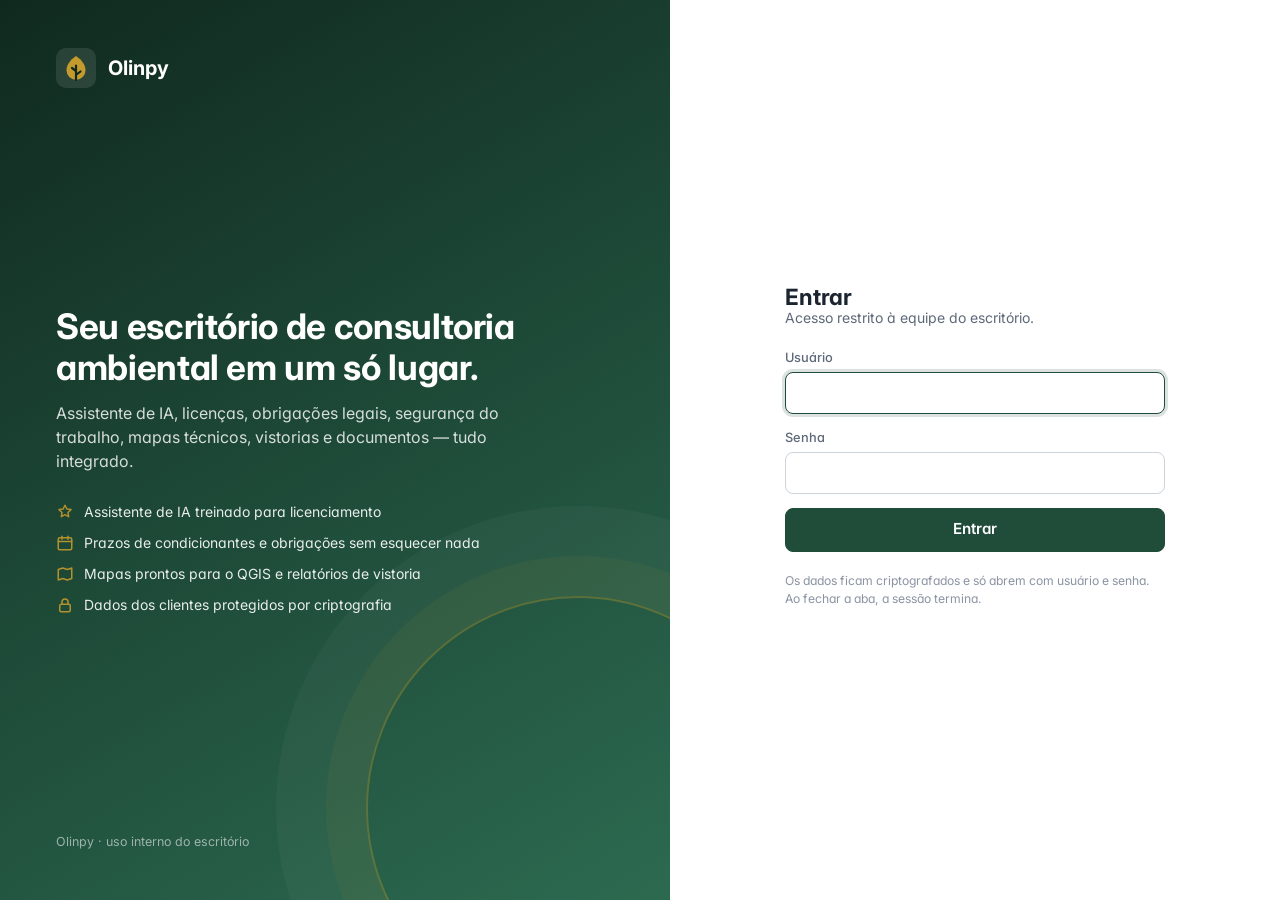
<file: index.html>
<!doctype html>
<html lang="pt-BR">
<head>
<meta charset="utf-8">
<meta name="viewport" content="width=device-width, initial-scale=1">
<meta name="robots" content="noindex,nofollow">
<title>Olinpy – Assistente para consultorias ambientais</title>
<meta name="description" content="Assistente de IA, licenças, prazos, mapas, vistorias e documentos para escritórios de consultoria.">
<link rel="icon" href="data:image/svg+xml,%3Csvg xmlns='http://www.w3.org/2000/svg' viewBox='0 0 40 40'%3E%3Crect width='40' height='40' rx='10' fill='%231f4d3a'/%3E%3Cpath d='M20 9c-6 4-9 9-9 14a9 9 0 0 0 18 0c0-5-3-10-9-14z' fill='%23c49a2c'/%3E%3Cpath d='M20 32V18' stroke='%231f4d3a' stroke-width='2.4' stroke-linecap='round'/%3E%3C/svg%3E">
<link rel="preconnect" href="https://fonts.googleapis.com">
<link rel="preconnect" href="https://fonts.gstatic.com" crossorigin>
<link rel="stylesheet" href="https://fonts.googleapis.com/css2?family=Inter:wght@400;500;600;700&display=swap">
<link rel="stylesheet" href="css/olinpy.css?v=2">
</head>
<body>

<!-- ══ login ══════════════════════════════════════════════════════════ -->
<section class="login" id="telaLogin" hidden>
  <div class="login-arte">
    <div class="marca"><svg class="logo-olinpy" viewBox="0 0 40 40" aria-hidden="true"><rect width="40" height="40" rx="10" fill="rgba(255,255,255,.1)"/><path d="M20 8c-6.5 4.3-9.5 9.4-9.5 14.4a9.5 9.5 0 0 0 19 0C29.5 17.4 26.5 12.3 20 8z" fill="#c49a2c"/><path d="M20 32V17.5M20 23l-4-3M20 27l4.5-3.5" stroke="#10291f" stroke-width="2.2" stroke-linecap="round"/></svg>Olinpy</div>
    <div>
      <h1>Seu escritório de consultoria ambiental em um só lugar.</h1>
      <p>Assistente de IA, licenças, obrigações legais, segurança do trabalho, mapas técnicos, vistorias e documentos — tudo integrado.</p>
      <ul>
        <li><svg viewBox="0 0 24 24" fill="none" stroke="currentColor" stroke-width="2" stroke-linecap="round" stroke-linejoin="round"><path d="M12 3l2.5 5 5.5.8-4 3.9.9 5.5L12 15.6 7.1 18.2l.9-5.5-4-3.9 5.5-.8z"/></svg>Assistente de IA treinado para licenciamento</li>
        <li><svg viewBox="0 0 24 24" fill="none" stroke="currentColor" stroke-width="2" stroke-linecap="round" stroke-linejoin="round"><rect x="3" y="5" width="18" height="16" rx="2"/><path d="M16 3v4M8 3v4M3 10h18"/></svg>Prazos de condicionantes e obrigações sem esquecer nada</li>
        <li><svg viewBox="0 0 24 24" fill="none" stroke="currentColor" stroke-width="2" stroke-linecap="round" stroke-linejoin="round"><path d="M9 4 3 6v14l6-2 6 2 6-2V4l-6 2-6-2z"/></svg>Mapas prontos para o QGIS e relatórios de vistoria</li>
        <li><svg viewBox="0 0 24 24" fill="none" stroke="currentColor" stroke-width="2" stroke-linecap="round" stroke-linejoin="round"><rect x="5" y="11" width="14" height="10" rx="2"/><path d="M8 11V8a4 4 0 0 1 8 0v3"/></svg>Dados dos clientes protegidos por criptografia</li>
      </ul>
    </div>
    <small>Olinpy · uso interno do escritório</small>
  </div>
  <div class="login-form">
    <form id="fLogin" autocomplete="on">
      <div>
        <h2>Entrar</h2>
        <p class="sub">Acesso restrito à equipe do escritório.</p>
      </div>
      <p class="login-erro" id="loginErro" role="alert" hidden></p>
      <label>Usuário<input id="lUsuario" type="text" autocomplete="username" required autocapitalize="none" spellcheck="false"></label>
      <label>Senha<input id="lSenha" type="password" autocomplete="current-password" required></label>
      <button class="btn grande" id="lEntrar" type="submit">Entrar</button>
      <p class="login-rodape">Os dados ficam criptografados e só abrem com usuário e senha. Ao fechar a aba, a sessão termina.</p>
    </form>
  </div>
</section>

<!-- ══ aplicativo ════════════════════════════════════════════════════ -->
<div class="app" id="app" hidden>
  <aside class="lateral" aria-label="Menu principal">
    <a class="marca" href="#inicio"><svg class="logo-olinpy" viewBox="0 0 40 40" aria-hidden="true"><rect width="40" height="40" rx="10" fill="rgba(255,255,255,.08)"/><path d="M20 8c-6.5 4.3-9.5 9.4-9.5 14.4a9.5 9.5 0 0 0 19 0C29.5 17.4 26.5 12.3 20 8z" fill="#c49a2c"/><path d="M20 32V17.5M20 23l-4-3M20 27l4.5-3.5" stroke="#10291f" stroke-width="2.2" stroke-linecap="round"/></svg><div><b>Olinpy</b><small>Consultoria ambiental</small></div></a>
    <nav id="menu"></nav>
    <div class="usuario"><span class="avatar" id="uAvatar"></span><div><b id="uNome"></b><small id="uPapel"></small></div>
      <button id="bSair" type="button" title="Sair" aria-label="Sair"><svg viewBox="0 0 24 24" fill="none" stroke="currentColor" stroke-width="2" stroke-linecap="round" stroke-linejoin="round"><path d="M15 4h3a2 2 0 0 1 2 2v12a2 2 0 0 1-2 2h-3M10 17l5-5-5-5M15 12H3"/></svg></button></div>
  </aside>
  <div class="principal">
    <header class="barra">
      <button class="menu-movel" id="bMenu" type="button" aria-label="Abrir menu"><svg viewBox="0 0 24 24" fill="none" stroke="currentColor" stroke-width="2" stroke-linecap="round"><path d="M4 6h16M4 12h16M4 18h16"/></svg></button>
      <div><h1 id="titulo"></h1></div><span class="sub" id="subtitulo"></span>
      <div class="acoes" id="acoesBarra"></div>
    </header>
    <main class="conteudo" id="conteudo"></main>
  </div>
</div>

<div class="toast" id="toast" role="status" aria-live="polite"></div>
<dialog id="dlg"><div class="dh"><div><b id="dlgT"></b><small id="dlgS"></small></div><button class="fechar" type="button" aria-label="Fechar" onclick="this.closest('dialog').close()">×</button></div><div class="db" id="dlgB"></div></dialog>

<script src="js/cripto.js?v=1"></script>
<script src="js/catalogo.js?v=2"></script>
<script src="js/app.js?v=3"></script>
<script src="js/ia.js?v=2"></script>
<script src="js/ferramentas.js?v=2"></script>
<script src="js/documentos.js?v=1"></script>
<script>Olinpy.iniciar();</script>
</body>
</html>
</file>
<file: css/olinpy.css>
/* Olinpy – assistente para consultorias ambientais */
:root {
  --verde: #1f4d3a; --verde-2: #2c6a50; --verde-claro: #eaf3ee; --ouro: #c49a2c; --ouro-claro: #fbf3dd;
  --texto: #1c2430; --suave: #5d6878; --fraco: #8a94a3; --borda: #e1e5ea; --borda-forte: #cdd3db;
  --fundo: #f3f5f7; --painel: #fff; --campo: #fff;
  --vermelho: #c0392b; --vermelho-claro: #fbe3e0; --laranja: #d9620b; --laranja-claro: #fde4cf;
  --azul: #2d6cdf; --azul-claro: #dfe8fb; --ok: #2e8b57; --ok-claro: #dff3e6;
  --sombra: 0 1px 2px rgba(16,24,40,.06), 0 1px 3px rgba(16,24,40,.08); --sombra-alta: 0 10px 30px rgba(16,24,40,.16);
  --raio: 10px; color-scheme: light;
}
* { box-sizing: border-box; }
[hidden] { display: none !important; }
html, body { margin: 0; height: 100%; }
body { font: 14px/1.5 "Inter", system-ui, -apple-system, "Segoe UI", Roboto, sans-serif; font-feature-settings: "cv11", "ss01";
  color: var(--texto); background: var(--fundo); -webkit-font-smoothing: antialiased; }
button, input, select, textarea { font: inherit; color: inherit; }
a { color: var(--verde-2); }
svg { flex: none; }
h1, h2, h3 { letter-spacing: -.01em; }
.sr { position: absolute; width: 1px; height: 1px; overflow: hidden; clip: rect(0 0 0 0); white-space: nowrap; }

/* ── login ───────────────────────────────────────────────────────────── */
.login { min-height: 100%; display: grid; grid-template-columns: 1.1fr 1fr; }
.login-arte { background: linear-gradient(150deg, #10291f 0%, #1f4d3a 55%, #2c6a50 100%); color: #fff; padding: 48px 56px;
  display: flex; flex-direction: column; justify-content: space-between; position: relative; overflow: hidden; }
.login-arte::after { content: ""; position: absolute; right: -120px; bottom: -120px; width: 420px; height: 420px; border-radius: 50%;
  border: 2px solid rgba(196,154,44,.35); box-shadow: 0 0 0 40px rgba(196,154,44,.06), 0 0 0 90px rgba(255,255,255,.03); }
.login-arte .marca { display: flex; align-items: center; gap: 12px; font-weight: 700; font-size: 1.25rem; }
.login-arte h1 { font-size: 2.2rem; line-height: 1.15; margin: 0 0 14px; max-width: 520px; }
.login-arte p { font-size: 1rem; opacity: .82; max-width: 470px; margin: 0; }
.login-arte ul { list-style: none; padding: 0; margin: 28px 0 0; display: grid; gap: 10px; max-width: 470px; }
.login-arte li { display: flex; gap: 10px; align-items: center; opacity: .9; }
.login-arte li svg { width: 18px; height: 18px; color: var(--ouro); }
.login-arte small { opacity: .55; font-size: .78rem; }
.login-form { display: grid; place-items: center; padding: 32px; background: var(--painel); }
.login-form form { width: min(380px, 100%); display: flex; flex-direction: column; gap: 14px; }
.login-form h2 { margin: 0; font-size: 1.4rem; }
.login-form p.sub { margin: -6px 0 6px; color: var(--suave); }
.login-erro { background: var(--vermelho-claro); color: #8f2418; border-radius: 8px; padding: 9px 12px; font-size: .86rem; }
.login-rodape { font-size: .76rem; color: var(--fraco); margin-top: 6px; }
.logo-olinpy { width: 40px; height: 40px; }

/* ── campos e botões ─────────────────────────────────────────────────── */
label { display: flex; flex-direction: column; gap: 5px; font-size: .8rem; font-weight: 500; color: var(--suave); }
input:not([type]), input[type=text], input[type=password], input[type=search], input[type=number], input[type=date], input[type=email], input[type=tel], select, textarea {
  font-size: .9rem; background: var(--campo); border: 1px solid var(--borda-forte); border-radius: 8px; padding: 9px 11px; width: 100%;
  color: var(--texto); transition: border-color .15s, box-shadow .15s; }
textarea { resize: vertical; min-height: 70px; line-height: 1.45; }
input:focus, select:focus, textarea:focus { outline: none; border-color: var(--verde); box-shadow: 0 0 0 3px rgba(31,77,58,.16); }
input::placeholder, textarea::placeholder { color: var(--fraco); }
input[type=checkbox], input[type=radio] { accent-color: var(--verde); width: 16px; height: 16px; margin: 0; }
.check { flex-direction: row; align-items: center; gap: 8px; color: var(--texto); font-weight: 500; font-size: .86rem; }
.btn { display: inline-flex; align-items: center; justify-content: center; gap: 7px; min-height: 38px; padding: 0 14px; border-radius: 8px;
  border: 1px solid var(--verde); background: var(--verde); color: #fff; font-weight: 600; font-size: .86rem; cursor: pointer;
  text-decoration: none; white-space: nowrap; transition: background .15s, border-color .15s; }
.btn:hover:not(:disabled) { background: var(--verde-2); border-color: var(--verde-2); }
.btn:disabled { opacity: .5; cursor: not-allowed; }
.btn svg { width: 16px; height: 16px; }
.btn.claro { background: var(--painel); color: var(--texto); border-color: var(--borda-forte); }
.btn.claro:hover:not(:disabled) { background: var(--fundo); border-color: var(--fraco); }
.btn.ouro { background: var(--ouro); border-color: var(--ouro); color: #1d1606; }
.btn.perigo { background: var(--painel); color: var(--vermelho); border-color: #efc2bc; }
.btn.peq { min-height: 30px; padding: 0 10px; font-size: .8rem; }
.btn.grande { min-height: 44px; font-size: .95rem; }
.btn.icone { width: 38px; padding: 0; }
button:focus-visible, a:focus-visible, summary:focus-visible { outline: 2px solid var(--ouro); outline-offset: 2px; }

/* ── estrutura do app ────────────────────────────────────────────────── */
.app { display: grid; grid-template-columns: 248px 1fr; height: 100%; }
.lateral { background: #10291f; color: #dfe9e3; display: flex; flex-direction: column; min-height: 0; }
.lateral .marca { display: flex; align-items: center; gap: 10px; padding: 18px 18px 14px; color: #fff; text-decoration: none; }
.lateral .marca b { font-size: 1.15rem; letter-spacing: -.01em; }
.lateral .marca small { display: block; font-size: .7rem; opacity: .6; font-weight: 400; margin-top: -2px; }
.lateral nav { flex: 1; overflow-y: auto; padding: 6px 10px; display: flex; flex-direction: column; gap: 2px; scrollbar-width: thin; }
.lateral .secao { font-size: .66rem; font-weight: 700; letter-spacing: .1em; text-transform: uppercase; color: rgba(255,255,255,.38); margin: 14px 10px 4px; }
.lateral nav a { display: flex; align-items: center; gap: 11px; padding: 8px 10px; border-radius: 8px; color: rgba(255,255,255,.75);
  text-decoration: none; font-weight: 500; font-size: .88rem; }
.lateral nav a svg { width: 18px; height: 18px; opacity: .85; }
.lateral nav a:hover { background: rgba(255,255,255,.07); color: #fff; }
.lateral nav a.on { background: rgba(196,154,44,.16); color: #fff; box-shadow: inset 3px 0 0 var(--ouro); }
.lateral nav a .cont { margin-left: auto; background: var(--vermelho); color: #fff; border-radius: 999px; font-size: .68rem; font-weight: 700; padding: 1px 7px; }
.lateral .usuario { border-top: 1px solid rgba(255,255,255,.08); padding: 12px 14px; display: flex; align-items: center; gap: 10px; }
.avatar { width: 34px; height: 34px; border-radius: 50%; background: var(--ouro); color: #1d1606; display: grid; place-items: center; font-weight: 700; font-size: .85rem; flex: none; }
.lateral .usuario div { min-width: 0; flex: 1; }
.lateral .usuario b { display: block; color: #fff; font-size: .85rem; white-space: nowrap; overflow: hidden; text-overflow: ellipsis; }
.lateral .usuario small { color: rgba(255,255,255,.5); font-size: .72rem; }
.lateral .usuario button { background: none; border: 0; color: rgba(255,255,255,.6); cursor: pointer; padding: 6px; border-radius: 6px; }
.lateral .usuario button:hover { color: #fff; background: rgba(255,255,255,.08); }
.lateral .usuario button svg { width: 18px; height: 18px; display: block; }

.principal { display: flex; flex-direction: column; min-width: 0; min-height: 0; }
.barra { height: 60px; flex: none; display: flex; align-items: center; gap: 12px; padding: 0 24px; background: var(--painel); border-bottom: 1px solid var(--borda); }
.barra h1 { font-size: 1.08rem; margin: 0; font-weight: 650; }
.barra .sub { color: var(--fraco); font-size: .82rem; }
.barra .acoes { margin-left: auto; display: flex; gap: 8px; align-items: center; }
.menu-movel { display: none; background: none; border: 0; padding: 6px; cursor: pointer; color: var(--texto); }
.menu-movel svg { width: 22px; height: 22px; display: block; }
.conteudo { flex: 1; overflow-y: auto; padding: 24px; min-height: 0; }
.conteudo.cheio { padding: 0; overflow: hidden; }
.conteudo.cheio iframe { width: 100%; height: 100%; border: 0; display: block; }
.largura { max-width: 1240px; margin: 0 auto; }

/* ── componentes ─────────────────────────────────────────────────────── */
.card { background: var(--painel); border: 1px solid var(--borda); border-radius: var(--raio); box-shadow: var(--sombra); }
.card-cab { display: flex; align-items: center; gap: 10px; padding: 16px 18px 6px; flex-wrap: wrap; }
.card-cab h2, .card-cab h3 { margin: 0; font-size: .95rem; font-weight: 650; }
.card-cab .mut, .card-cab .acoes { margin-left: auto; }
.card-corpo { padding: 10px 18px 18px; }
.grade { display: grid; grid-template-columns: repeat(12, 1fr); gap: 16px; }
.c3 { grid-column: span 3; } .c4 { grid-column: span 4; } .c5 { grid-column: span 5; } .c6 { grid-column: span 6; }
.c7 { grid-column: span 7; } .c8 { grid-column: span 8; } .c12 { grid-column: span 12; }
.mut { color: var(--suave); font-size: .82rem; }
.fraco { color: var(--fraco); }
.ola { display: flex; align-items: flex-end; justify-content: space-between; gap: 16px; flex-wrap: wrap; margin-bottom: 18px; }
.ola h2 { margin: 0; font-size: 1.5rem; font-weight: 700; }
.ola p { margin: 4px 0 0; color: var(--suave); }
.kpis { display: grid; grid-template-columns: repeat(auto-fit, minmax(170px, 1fr)); gap: 14px; margin-bottom: 16px; }
.k { background: var(--painel); border: 1px solid var(--borda); border-radius: var(--raio); box-shadow: var(--sombra); padding: 16px; text-align: left;
  cursor: pointer; display: flex; flex-direction: column; gap: 2px; border-top: 3px solid var(--verde-2); transition: transform .12s; }
.k:hover { transform: translateY(-2px); }
.k b { font-size: 1.9rem; line-height: 1.1; font-weight: 700; letter-spacing: -.02em; }
.k span { color: var(--suave); font-size: .82rem; font-weight: 500; }
.k.r { border-top-color: var(--vermelho); } .k.r b { color: var(--vermelho); }
.k.l { border-top-color: var(--laranja); } .k.l b { color: var(--laranja); }
.k.o { border-top-color: var(--ok); } .k.o b { color: var(--ok); }
.k.a { border-top-color: var(--ouro); } .k.a b { color: #9a7412; }
.lista { list-style: none; margin: 0; padding: 0; }
.lista li { display: flex; gap: 12px; align-items: flex-start; padding: 10px 0; border-top: 1px solid var(--borda); }
.lista li:first-child { border-top: 0; }
.lista .data { min-width: 82px; font-size: .82rem; }
.lista .data b { display: block; font-size: .88rem; }
.lista .txt { flex: 1; min-width: 0; }
.lista .txt b { display: block; overflow: hidden; text-overflow: ellipsis; white-space: nowrap; font-size: .88rem; }
.lista .txt span { color: var(--suave); font-size: .8rem; }
.vazio { color: var(--fraco); text-align: center; padding: 22px 0; }
.tag { display: inline-block; border-radius: 999px; padding: 2px 9px; font-size: .72rem; font-weight: 600; white-space: nowrap; }
.t-atr { background: var(--vermelho-claro); color: #9a2a1e; } .t-sem { background: var(--laranja-claro); color: #8a3d00; }
.t-30 { background: var(--ouro-claro); color: #7a5300; } .t-ok { background: var(--ok-claro); color: #1d6b40; }
.t-ent { background: var(--azul-claro); color: #1f4fa8; } .t-cinza { background: #eceff3; color: #4a5462; }
.atalhos { display: grid; grid-template-columns: repeat(auto-fill, minmax(200px, 1fr)); gap: 10px; }
.atalho { display: flex; gap: 12px; align-items: center; padding: 12px; border: 1px solid var(--borda); border-radius: var(--raio); background: var(--painel);
  cursor: pointer; text-align: left; transition: border-color .15s, background .15s; text-decoration: none; color: var(--texto); }
.atalho:hover { border-color: var(--verde-2); background: var(--verde-claro); }
.atalho .ic { width: 38px; height: 38px; border-radius: 9px; background: var(--verde-claro); color: var(--verde); display: grid; place-items: center; }
.atalho .ic svg { width: 20px; height: 20px; }
.atalho b { display: block; font-size: .88rem; } .atalho span { font-size: .76rem; color: var(--suave); }
.filtros { display: flex; gap: 10px; flex-wrap: wrap; margin-bottom: 14px; align-items: center; }
.filtros input[type=search] { flex: 1; min-width: 240px; }
.filtros select { width: auto; }
table.t { width: 100%; border-collapse: collapse; font-size: .86rem; }
.t th { text-align: left; font-size: .7rem; text-transform: uppercase; letter-spacing: .05em; color: var(--suave); padding: 8px 10px; border-bottom: 2px solid var(--borda); }
.t td { padding: 10px; border-bottom: 1px solid var(--borda); vertical-align: top; }
.t tr.clica { cursor: pointer; } .t tr.clica:hover td { background: #fafbfc; }
.form { display: grid; grid-template-columns: 1fr 1fr; gap: 12px; }
.form .w { grid-column: 1 / -1; }
.form3 { display: grid; grid-template-columns: repeat(3, 1fr); gap: 12px; }
.rodape-form { display: flex; gap: 8px; justify-content: flex-end; flex-wrap: wrap; margin-top: 14px; }
.aviso { display: flex; gap: 12px; align-items: flex-start; padding: 12px 14px; border-radius: var(--raio); background: var(--ouro-claro); border: 1px solid #efdca8; color: #5c4507; font-size: .85rem; }
.aviso svg { width: 18px; height: 18px; margin-top: 1px; }
.aviso.info { background: var(--azul-claro); border-color: #c5d6f6; color: #1d3f86; }
.aviso.verde { background: var(--verde-claro); border-color: #cfe3d7; color: #1d4a35; }
.pilulas { display: flex; gap: 6px; flex-wrap: wrap; }
.pilula { border: 1px solid var(--borda-forte); background: var(--painel); border-radius: 999px; padding: 6px 12px; font-size: .8rem; cursor: pointer; }
.pilula:hover { border-color: var(--verde-2); background: var(--verde-claro); }
.pilula.on { background: var(--verde); color: #fff; border-color: var(--verde); }
dialog { border: 0; border-radius: 14px; max-width: 720px; width: 94%; padding: 0; box-shadow: 0 20px 50px rgba(16,24,40,.3); color: var(--texto); }
dialog::backdrop { background: rgba(10,16,22,.5); backdrop-filter: blur(2px); }
.dh { background: linear-gradient(90deg, #143528, #1f4d3a); border-bottom: 2px solid var(--ouro); color: #fff; padding: 14px 18px; display: flex; align-items: flex-start; gap: 10px; position: sticky; top: 0; z-index: 2; }
.dh small { display: block; opacity: .8; font-size: .8rem; }
.dh .fechar { margin-left: auto; background: none; border: 0; color: #fff; font-size: 24px; line-height: 1; cursor: pointer; }
.db { padding: 18px; max-height: 76vh; overflow: auto; }
.toast { position: fixed; bottom: 22px; left: 50%; transform: translate(-50%, 20px); background: #1c2430; color: #fff; padding: 10px 16px; border-radius: 10px; z-index: 99;
  opacity: 0; transition: .25s; pointer-events: none; box-shadow: var(--sombra-alta); font-size: .88rem; }
.toast.on { opacity: 1; transform: translate(-50%, 0); }

/* ── assistente ──────────────────────────────────────────────────────── */
.chat { display: grid; grid-template-columns: 260px 1fr; height: 100%; min-height: 0; }
.chat-hist { border-right: 1px solid var(--borda); background: var(--painel); display: flex; flex-direction: column; min-height: 0; }
.chat-hist .topo-hist { padding: 14px; }
.chat-hist ul { list-style: none; margin: 0; padding: 0 8px 12px; overflow-y: auto; flex: 1; }
.chat-hist li button { width: 100%; text-align: left; background: none; border: 0; border-radius: 8px; padding: 8px 10px; cursor: pointer; font-size: .84rem;
  color: var(--texto); white-space: nowrap; overflow: hidden; text-overflow: ellipsis; display: block; }
.chat-hist li button:hover { background: var(--fundo); } .chat-hist li button.on { background: var(--verde-claro); font-weight: 600; }
.chat-hist small { display: block; padding: 6px 12px 2px; color: var(--fraco); font-size: .7rem; text-transform: uppercase; letter-spacing: .06em; }
.chat-main { display: flex; flex-direction: column; min-height: 0; min-width: 0; }
.mensagens { flex: 1; overflow-y: auto; padding: 24px; }
.mensagens .larg { max-width: 820px; margin: 0 auto; display: flex; flex-direction: column; gap: 18px; }
.msg { display: flex; gap: 12px; align-items: flex-start; }
.msg .quem { width: 32px; height: 32px; border-radius: 9px; display: grid; place-items: center; flex: none; font-weight: 700; font-size: .78rem; }
.msg.ia .quem { background: var(--verde); color: #fff; } .msg.eu .quem { background: var(--ouro); color: #1d1606; }
.msg .quem svg { width: 18px; height: 18px; }
.msg .bolha { min-width: 0; flex: 1; }
.msg.eu .bolha .texto { background: var(--painel); border: 1px solid var(--borda); border-radius: 12px; padding: 10px 14px; display: inline-block; white-space: pre-wrap; }
.msg .texto { line-height: 1.6; overflow-wrap: anywhere; }
.msg .texto p { margin: 0 0 10px; } .msg .texto ul, .msg .texto ol { margin: 0 0 10px; padding-left: 22px; }
.msg .texto h3, .msg .texto h4 { margin: 14px 0 6px; font-size: .98rem; }
.msg .texto table { border-collapse: collapse; margin: 8px 0 12px; font-size: .84rem; display: block; overflow-x: auto; }
.msg .texto th, .msg .texto td { border: 1px solid var(--borda); padding: 6px 9px; text-align: left; }
.msg .texto th { background: var(--fundo); }
.msg .texto code { background: #eef1f4; padding: 1px 5px; border-radius: 4px; font-size: .84em; }
.msg .texto pre { background: #10291f; color: #e8f1ec; padding: 12px; border-radius: 8px; overflow-x: auto; }
.msg .ferr { display: flex; gap: 6px; margin-top: 6px; }
.msg .ferr button { background: none; border: 1px solid var(--borda); border-radius: 6px; padding: 3px 9px; font-size: .74rem; color: var(--suave); cursor: pointer; }
.msg .ferr button:hover { border-color: var(--verde-2); color: var(--verde); }
.msg .usou { font-size: .74rem; color: var(--fraco); margin-bottom: 6px; display: flex; gap: 6px; flex-wrap: wrap; }
.msg .usou span { background: var(--fundo); border-radius: 999px; padding: 1px 8px; }
.pensando { display: inline-flex; gap: 4px; padding: 8px 0; }
.pensando i { width: 7px; height: 7px; border-radius: 50%; background: var(--verde-2); animation: pulo 1s infinite ease-in-out; }
.pensando i:nth-child(2) { animation-delay: .15s; } .pensando i:nth-child(3) { animation-delay: .3s; }
@keyframes pulo { 0%, 80%, 100% { opacity: .25; transform: translateY(0); } 40% { opacity: 1; transform: translateY(-4px); } }
.boas-vindas { text-align: center; padding: 30px 0 10px; }
.boas-vindas h2 { margin: 10px 0 6px; font-size: 1.4rem; }
.boas-vindas p { color: var(--suave); margin: 0 auto 22px; max-width: 520px; }
.sugestoes { display: grid; grid-template-columns: repeat(2, 1fr); gap: 10px; text-align: left; }
.sugestoes button { background: var(--painel); border: 1px solid var(--borda); border-radius: var(--raio); padding: 12px 14px; cursor: pointer; text-align: left; }
.sugestoes button:hover { border-color: var(--verde-2); background: var(--verde-claro); }
.sugestoes b { display: block; font-size: .86rem; } .sugestoes span { font-size: .78rem; color: var(--suave); }
.compor { border-top: 1px solid var(--borda); background: var(--painel); padding: 14px 24px 16px; }
.compor .caixa { max-width: 820px; margin: 0 auto; border: 1px solid var(--borda-forte); border-radius: 12px; background: var(--campo); padding: 8px 8px 8px 14px;
  display: flex; gap: 8px; align-items: flex-end; box-shadow: var(--sombra); }
.compor .caixa:focus-within { border-color: var(--verde); box-shadow: 0 0 0 3px rgba(31,77,58,.14); }
.compor textarea { border: 0; padding: 6px 0; min-height: 26px; max-height: 200px; resize: none; box-shadow: none !important; background: none; }
.compor .opcoes-chat { max-width: 820px; margin: 8px auto 0; display: flex; gap: 14px; flex-wrap: wrap; align-items: center; font-size: .76rem; color: var(--fraco); }
.compor .opcoes-chat .check { font-size: .78rem; color: var(--suave); }

/* ── vistoria ────────────────────────────────────────────────────────── */
.fotos { display: grid; grid-template-columns: repeat(auto-fill, minmax(180px, 1fr)); gap: 12px; }
.foto { border: 1px solid var(--borda); border-radius: var(--raio); overflow: hidden; background: var(--painel); display: flex; flex-direction: column; }
.foto img { width: 100%; aspect-ratio: 4/3; object-fit: cover; display: block; background: #eef1f4; }
.foto .info { padding: 8px; display: flex; flex-direction: column; gap: 6px; font-size: .74rem; color: var(--suave); }
.foto textarea { min-height: 44px; font-size: .8rem; padding: 6px 8px; }
.checklist { display: flex; flex-direction: column; gap: 6px; }
.item-check { display: grid; grid-template-columns: 1fr auto; gap: 10px; align-items: center; padding: 8px 10px; border: 1px solid var(--borda); border-radius: 8px; }
.item-check select { width: 150px; padding: 6px 8px; font-size: .8rem; }
.item-check.nc { border-color: #efc2bc; background: #fffaf9; }

/* ── calculadoras e legislação ──────────────────────────────────────── */
.calc-res { background: var(--verde-claro); border: 1px solid #cfe3d7; border-radius: var(--raio); padding: 14px 16px; margin-top: 14px; }
.calc-res b.grande { font-size: 1.5rem; color: var(--verde); display: block; }
.lei { padding: 12px 0; border-top: 1px solid var(--borda); display: flex; gap: 14px; align-items: flex-start; }
.lei:first-child { border-top: 0; }
.lei div { flex: 1; min-width: 0; }
.lei b { display: block; } .lei p { margin: 2px 0 6px; color: var(--suave); font-size: .84rem; }
.lei .acoes-lei { display: flex; gap: 6px; flex-wrap: wrap; }

@media (max-width: 980px) {
  .c3, .c4, .c5, .c6, .c7, .c8 { grid-column: span 12; }
  .login { grid-template-columns: 1fr; } .login-arte { padding: 32px 26px; } .login-arte h1 { font-size: 1.6rem; } .login-arte ul { display: none; }
  .chat { grid-template-columns: 1fr; } .chat-hist { display: none; }
}
@media (max-width: 860px) {
  .app { grid-template-columns: 1fr; }
  .lateral { position: fixed; inset: 0 auto 0 0; width: 270px; z-index: 50; transform: translateX(-100%); transition: transform .2s; }
  .app.menu-aberto .lateral { transform: none; box-shadow: var(--sombra-alta); }
  .menu-movel { display: block; }
  .barra { padding: 0 14px; } .conteudo { padding: 16px 12px; }
  .form, .form3 { grid-template-columns: 1fr; }
  .sugestoes { grid-template-columns: 1fr; }
  .mensagens { padding: 16px 12px; } .compor { padding: 10px 12px 12px; }
  .barra .sub { display: none; }
}
@media print {
  .lateral, .barra, .no-print { display: none !important; }
  .app { display: block; } .conteudo { overflow: visible; padding: 0; } body { background: #fff; }
}
</file>
